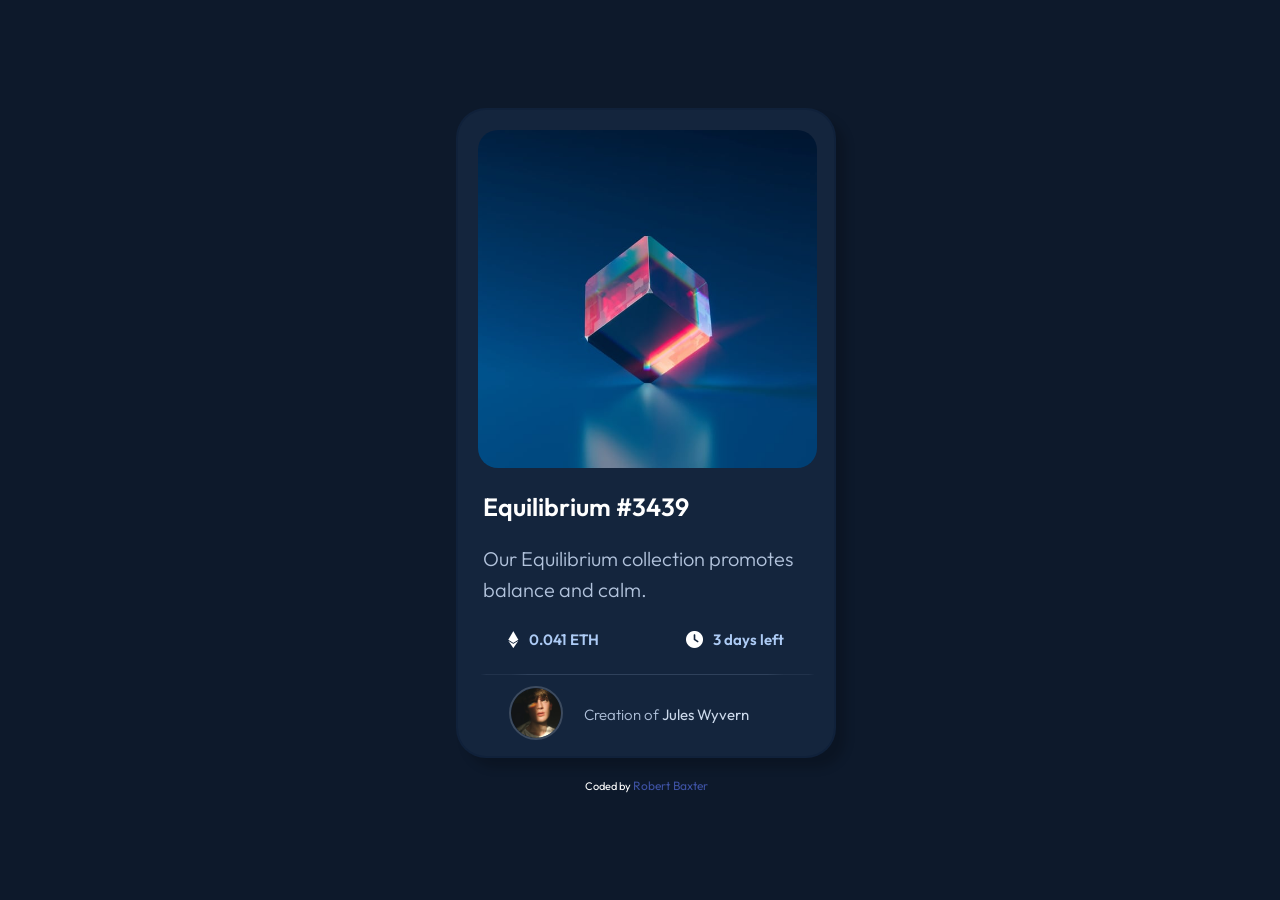
<file: index.html>
<!DOCTYPE html>
<html lang="en">
<head>
  <meta charset="UTF-8">
  <meta name="viewport" content="width=device-width, initial-scale=1.0"> 
  <link rel="icon" type="image/png" sizes="32x32" href="./images/favicon-32x32.png">
  <link rel="stylesheet" href="style.css">
  <link rel="stylesheet" href="https://cdnjs.cloudflare.com/ajax/libs/font-awesome/6.0.0-beta3/css/all.min.css">
  <link rel="stylesheet" href="https://cdnjs.cloudflare.com/ajax/libs/font-awesome/6.0.0-beta3/css/all.min.css">
  <title>NFT preview card component</title>

</head>
<body>
  <div class="container">
    <section class="main">
      <!--Start Card Section-->
      <div class="card">
        <img class="card-img" src="images/image-equilibrium.jpg">
        <h1 class="card-heading">Equilibrium #3439</h1>
        <p class="card-desc">Our Equilibrium collection promotes balance and calm.</p>
        <div class="row">
          <p class="price"><i src="images/icon-ethereum.svg" class="fab fa-ethereum"></i>0.041 ETH</p>
          <p class="time"><i class="fas fa-clock"></i>3 days left</p>
        </div>
        <div class="line"></div>
        <div class="card-author">
          <a href=""><img src="images/image-avatar.png" class="avatar"></a>
          <span class="author">Creation of <span id="name"><a href="">Jules Wyvern</a></span></span>
        </div>
      </div>
      <!--End card section-->
      <div class="attribution"> 
        Coded by <a href="#">Robert Baxter</a>
      </div>
    </section>
  </div>
</body>
</html>
</file>
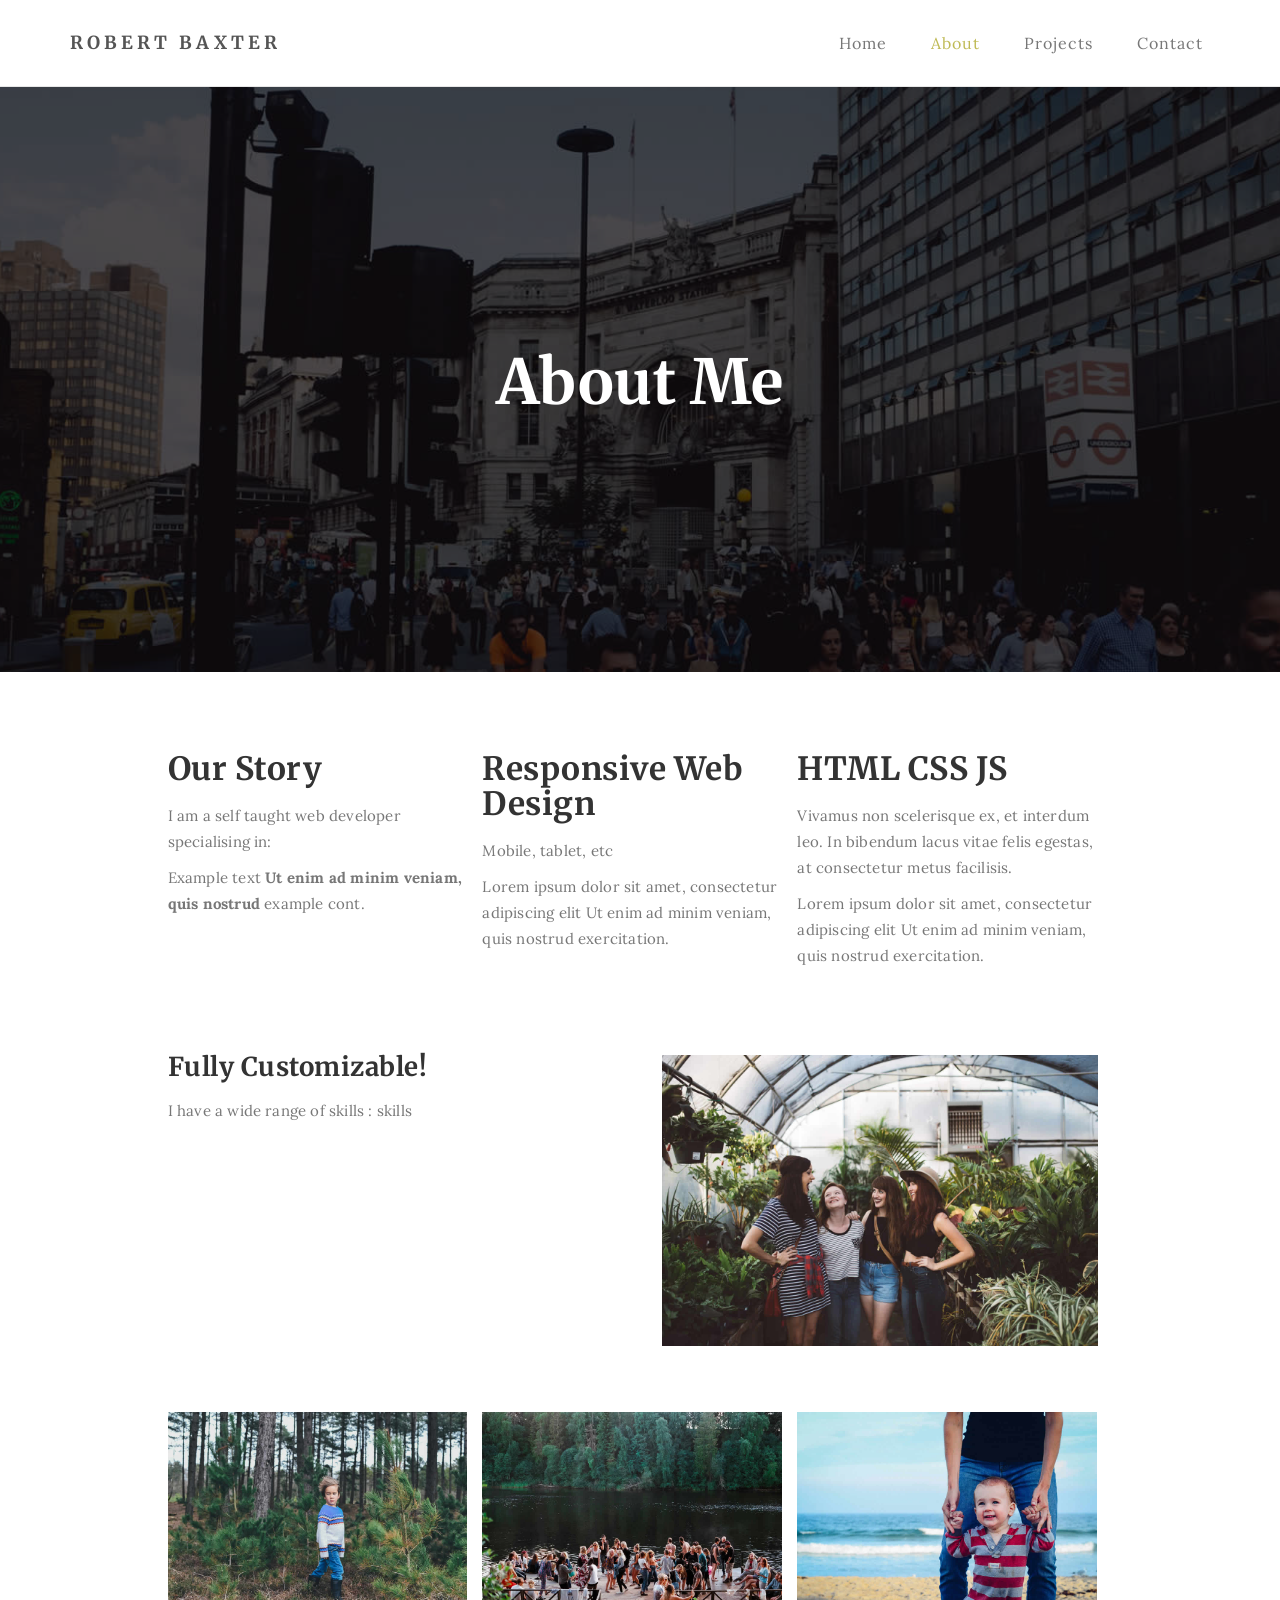
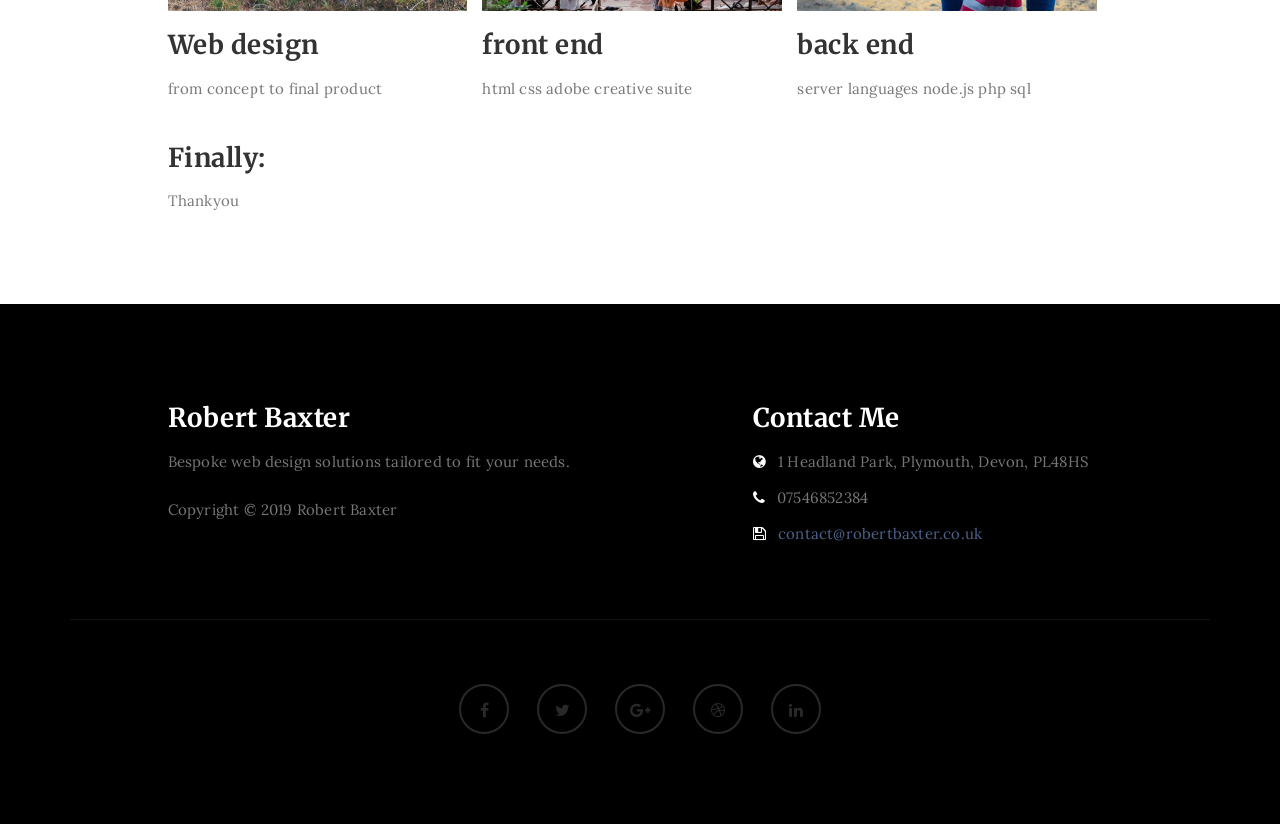
<file: about.html>
<!DOCTYPE html>
<html lang="en">
<head>

<meta charset="UTF-8">
<meta http-equiv="X-UA-Compatible" content="IE=Edge">
<meta name="description" content="">
<meta name="keywords" content="">
<meta name="author" content="">
<meta name="viewport" content="width=device-width, initial-scale=1, maximum-scale=1">

<title>Robert Baxter | About </title>

<link rel="stylesheet" href="css/bootstrap.min.css">
<link rel="stylesheet" href="css/font-awesome.min.css">

<!-- Main css -->
<link rel="stylesheet" href="css/style.css">
<link href="https://fonts.googleapis.com/css?family=Lora|Merriweather:300,400" rel="stylesheet">
<link rel="icon" 
      type="image/png" 
      href="images/favicon-16x16.png">

</head>
<body>

<!-- PRE LOADER -->

<div class="preloader">
     <div class="sk-spinner sk-spinner-wordpress">
          <span class="sk-inner-circle"></span>
     </div>
</div>

<!-- Navigation section  -->

<div class="navbar navbar-default navbar-static-top" role="navigation">
     <div class="container">

          <div class="navbar-header">
               <button class="navbar-toggle" data-toggle="collapse" data-target=".navbar-collapse">
                    <span class="icon icon-bar"></span>
                    <span class="icon icon-bar"></span>
                    <span class="icon icon-bar"></span>
               </button>
               <a href="index.html" class="navbar-brand">Robert Baxter</a>
          </div>
          <div class="collapse navbar-collapse">
               <ul class="nav navbar-nav navbar-right">
                    <li><a href="index.html">Home</a></li>
                    <li class="active"><a href="about.html">About</a></li>
                    <li><a href="projects.html">Projects</a></li>
                    <li><a href="contact.html">Contact</a></li>
               </ul>
          </div>

  </div>
</div>

<!-- Home Section -->

<section id="home" class="main-about parallax-section">
     <div class="overlay"></div>
     <div class="container">
          <div class="row">

               <div class="col-md-12 col-sm-12">
                    <h1>About Me</h1>
               </div>

          </div>
     </div>
</section>

<!-- About Section -->

<section id="about">
     <div class="container">
          <div class="row">

               <div class="col-md-offset-1 col-md-10 col-sm-12">
                    <div class="col-md-4 col-sm-4">
                         <h2>Our Story</h2>
                         <p>I am a self taught web developer specialising in:</p>
                         <p>Example text <strong>Ut enim ad minim veniam, quis nostrud</strong> example cont.</p>
                    </div>

                    <div class="col-md-4 col-sm-4">
                         <h2>Responsive Web Design</h2>
                         <p>Mobile, tablet, etc</p>
                         <p>Lorem ipsum dolor sit amet, consectetur adipiscing elit Ut enim ad minim veniam, quis nostrud exercitation.</p>
                    </div>

                    <div class="col-md-4 col-sm-4">
                         <h2>HTML CSS JS</h2>
                         <p>Vivamus non scelerisque ex, et interdum leo. In bibendum lacus vitae felis egestas, at consectetur metus facilisis.</p>
                         <p>Lorem ipsum dolor sit amet, consectetur adipiscing elit Ut enim ad minim veniam, quis nostrud exercitation.</p>
                    </div>

                    <div class="col-md-6 col-sm-6">
                         <h3>Fully Customizable!</h3>
                         <p>I have a wide range of skills : skills</p>
                    </div>

                    <div class="col-md-6 col-sm-6">
                         <img src="images/about-image.jpg" class="img-responsive" alt="About Image">
                    </div>

                    <div class="clearfix"></div>

                    <div class="col-md-4 col-sm-4">
                         <img src="images/about-image1.jpg" class="img-responsive" alt="Blog Image">
                         <h3>Web design</h3>
                         <p>from concept to final product</p>
                    </div>

                    <div class="col-md-4 col-sm-4">
                         <img src="images/about-image2.jpg" class="img-responsive" alt="Blog Image">
                         <h3>front end</h3>
                         <p>html css adobe creative suite</p>
                    </div>

                    <div class="col-md-4 col-sm-4">
                         <img src="images/about-image3.jpg" class="img-responsive" alt="Blog Image">
                         <h3>back end</h3>
                         <p>server languages node.js php sql</p>
                    </div>
					
                    <h3>Finally:</h3>
                    <p>Thankyou</p>

          </div>
     </div>
</section>

<!-- Footer Section -->

<footer>
     <div class="container">
          <div class="row">

               <div class="col-md-5 col-md-offset-1 col-sm-6">
                    <h3>Robert Baxter</h3>
                    <p>Bespoke web design solutions tailored to fit your needs.</p>
                    <div class="footer-copyright">
                         <p>Copyright &copy; 2019 Robert Baxter</p>
                    </div>
               </div>

               <div class="col-md-4 col-md-offset-1 col-sm-6">
                    <h3>Contact Me</h3>
                    <p><i class="fa fa-globe"></i> 1 Headland Park, Plymouth, Devon, PL48HS</p>
                    <p><i class="fa fa-phone"></i> 07546852384</p>
                    <p><i class="fa fa-save"></i> <a href="mailto:contact@robertbaxter.co.uk">contact@robertbaxter.co.uk</a></p>
               </div>

               <div class="clearfix col-md-12 col-sm-12">
                    <hr>
               </div>

               <div class="col-md-12 col-sm-12">
                    <ul class="social-icon">
                         <li><a href="#" class="fa fa-facebook"></a></li>
                         <li><a href="#" class="fa fa-twitter"></a></li>
                         <li><a href="#" class="fa fa-google-plus"></a></li>
                         <li><a href="#" class="fa fa-dribbble"></a></li>
                         <li><a href="#" class="fa fa-linkedin"></a></li>
                    </ul>
               </div>
               
          </div>
     </div>
</footer>

<!-- Back top -->
<a href="#back-top" class="go-top"><i class="fa fa-angle-up"></i></a>

<!-- SCRIPTS -->

<script src="js/jquery.js"></script>
<script src="js/bootstrap.min.js"></script>
<script src="js/jquery.parallax.js"></script>
<script src="js/custom.js"></script>

</body>
</html>
</file>
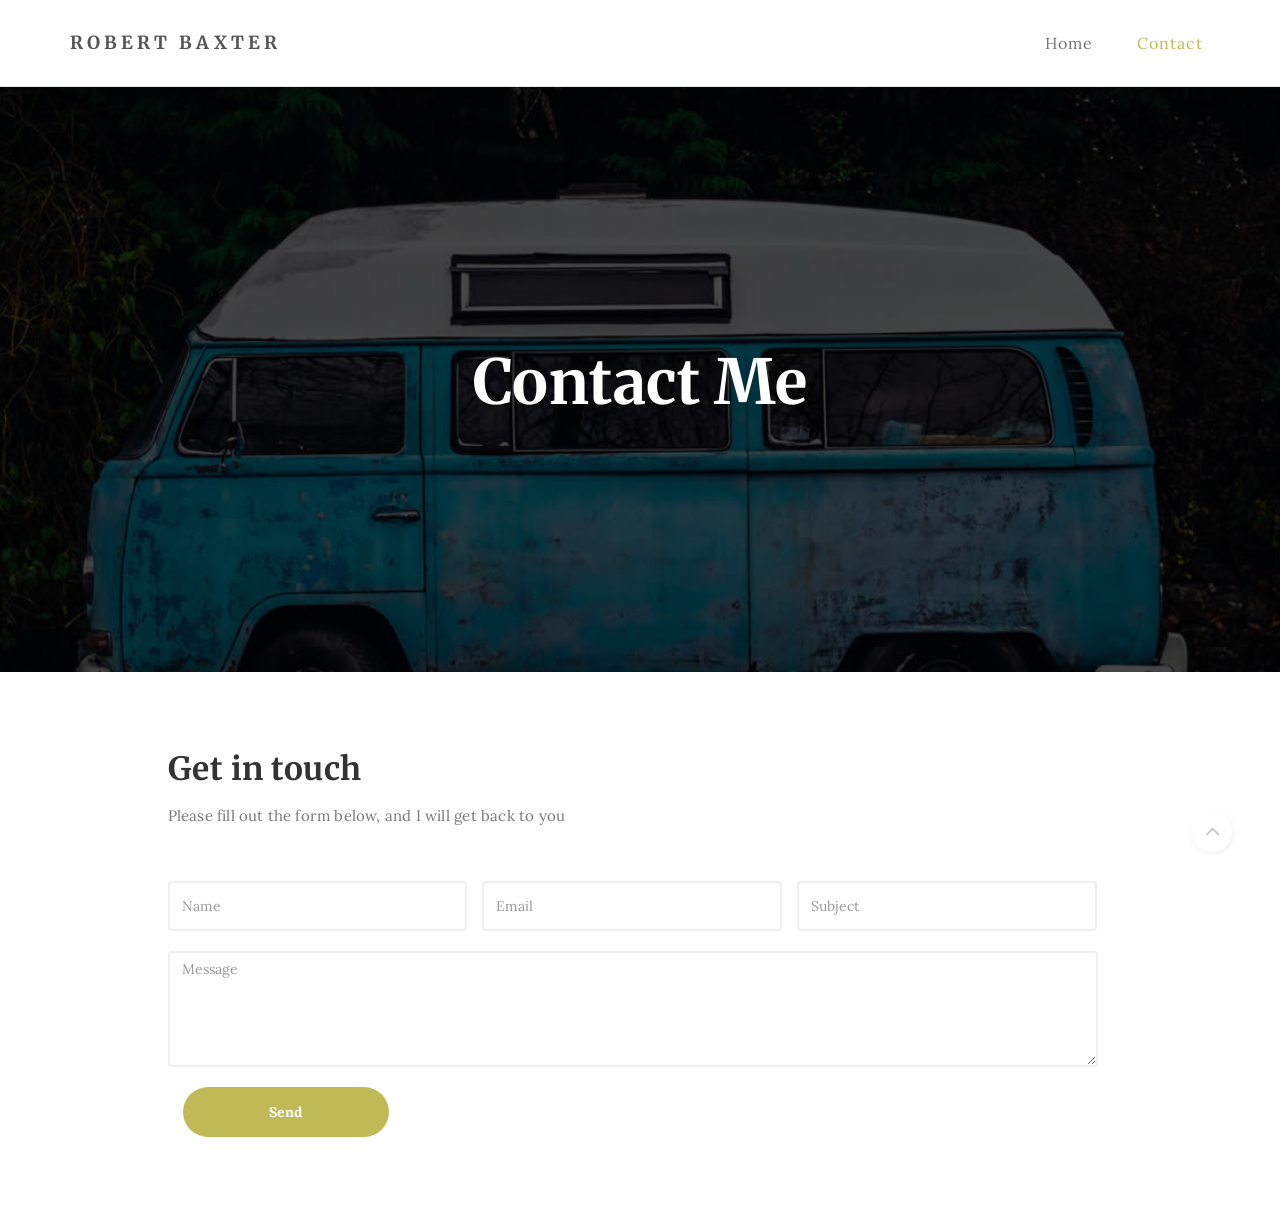
<file: contact.html>
<!DOCTYPE html>
<html lang="en">
<head>

<meta charset="UTF-8">
<meta http-equiv="X-UA-Compatible" content="IE=Edge">
<meta name="description" content="">
<meta name="keywords" content="">
<meta name="author" content="">
<meta name="viewport" content="width=device-width, initial-scale=1, maximum-scale=1">

<title>Robert Baxter - Contact</title>

<link rel="stylesheet" href="css/bootstrap.min.css">
<link rel="stylesheet" href="css/font-awesome.min.css">

<!-- Main css -->
<link rel="stylesheet" href="css/style.css">
<link href="https://fonts.googleapis.com/css?family=Lora|Merriweather:300,400" rel="stylesheet">

</head>
<body>

<!-- PRE LOADER -->

<div class="preloader">
     <div class="sk-spinner sk-spinner-wordpress">
          <span class="sk-inner-circle"></span>
     </div>
</div>

<!-- Navigation section  -->

<div class="navbar navbar-default navbar-static-top" role="navigation">
     <div class="container">

          <div class="navbar-header">
               <button class="navbar-toggle" data-toggle="collapse" data-target=".navbar-collapse">
                    <span class="icon icon-bar"></span>
                    <span class="icon icon-bar"></span>
                    <span class="icon icon-bar"></span>
               </button>
               <a href="index.html" class="navbar-brand">Robert Baxter</a>
          </div>
          <div class="collapse navbar-collapse">
               <ul class="nav navbar-nav navbar-right">
                    <li><a href="index.html">Home</a></li>
                    
                    <li class="active"><a href="contact.html">Contact</a></li>
               </ul>
          </div>

  </div>
</div>

<!-- Home Section -->

<section id="home" class="main-contact parallax-section">
     <div class="overlay"></div>
     <div class="container">
          <div class="row">

               <div class="col-md-12 col-sm-12">
                    <h1>Contact Me</h1>
               </div>

          </div>
     </div>
</section>

<!-- Contact Section -->

<section id="contact">
     <div class="container">
          <div class="row">

               <div class="col-md-offset-1 col-md-10 col-sm-12">
                    <h2>Get in touch</h2>
                    <p>Please fill out the form below, and I will get back to you</p>

                    <form action="#" method="post">
                         <div class="col-md-4 col-sm-4">
                              <input name="name" type="text" class="form-control" id="name" placeholder="Name">
                         </div>
                         <div class="col-md-4 col-sm-4">
                              <input name="email" type="email" class="form-control" id="email" placeholder="Email">
                      	 </div>
                         <div class="col-md-4 col-sm-4">
                              <input name="subject" type="text" class="form-control" id="subject" placeholder="Subject">
                      	 </div>
                         <div class="col-md-12 col-sm-12">
                              <textarea name="message" rows="5" class="form-control" id="message" placeholder="Message"></textarea>
                         </div>
                         <div class="col-md-3 col-sm-6">
                              <input name="submit" type="submit" class="form-control" id="submit" value="Send">
                         </div>
                    </form>
               </div>

          </div>
     </div>
</section>

<!-- Footer Section -->



<!-- Back top -->
<a href="#back-top" class="go-top"><i class="fa fa-angle-up"></i></a>

<!-- SCRIPTS -->

<script src="js/jquery.js"></script>
<script src="js/bootstrap.min.js"></script>
<script src="js/jquery.parallax.js"></script>
<script src="js/custom.js"></script>

</body>
</html>
</file>
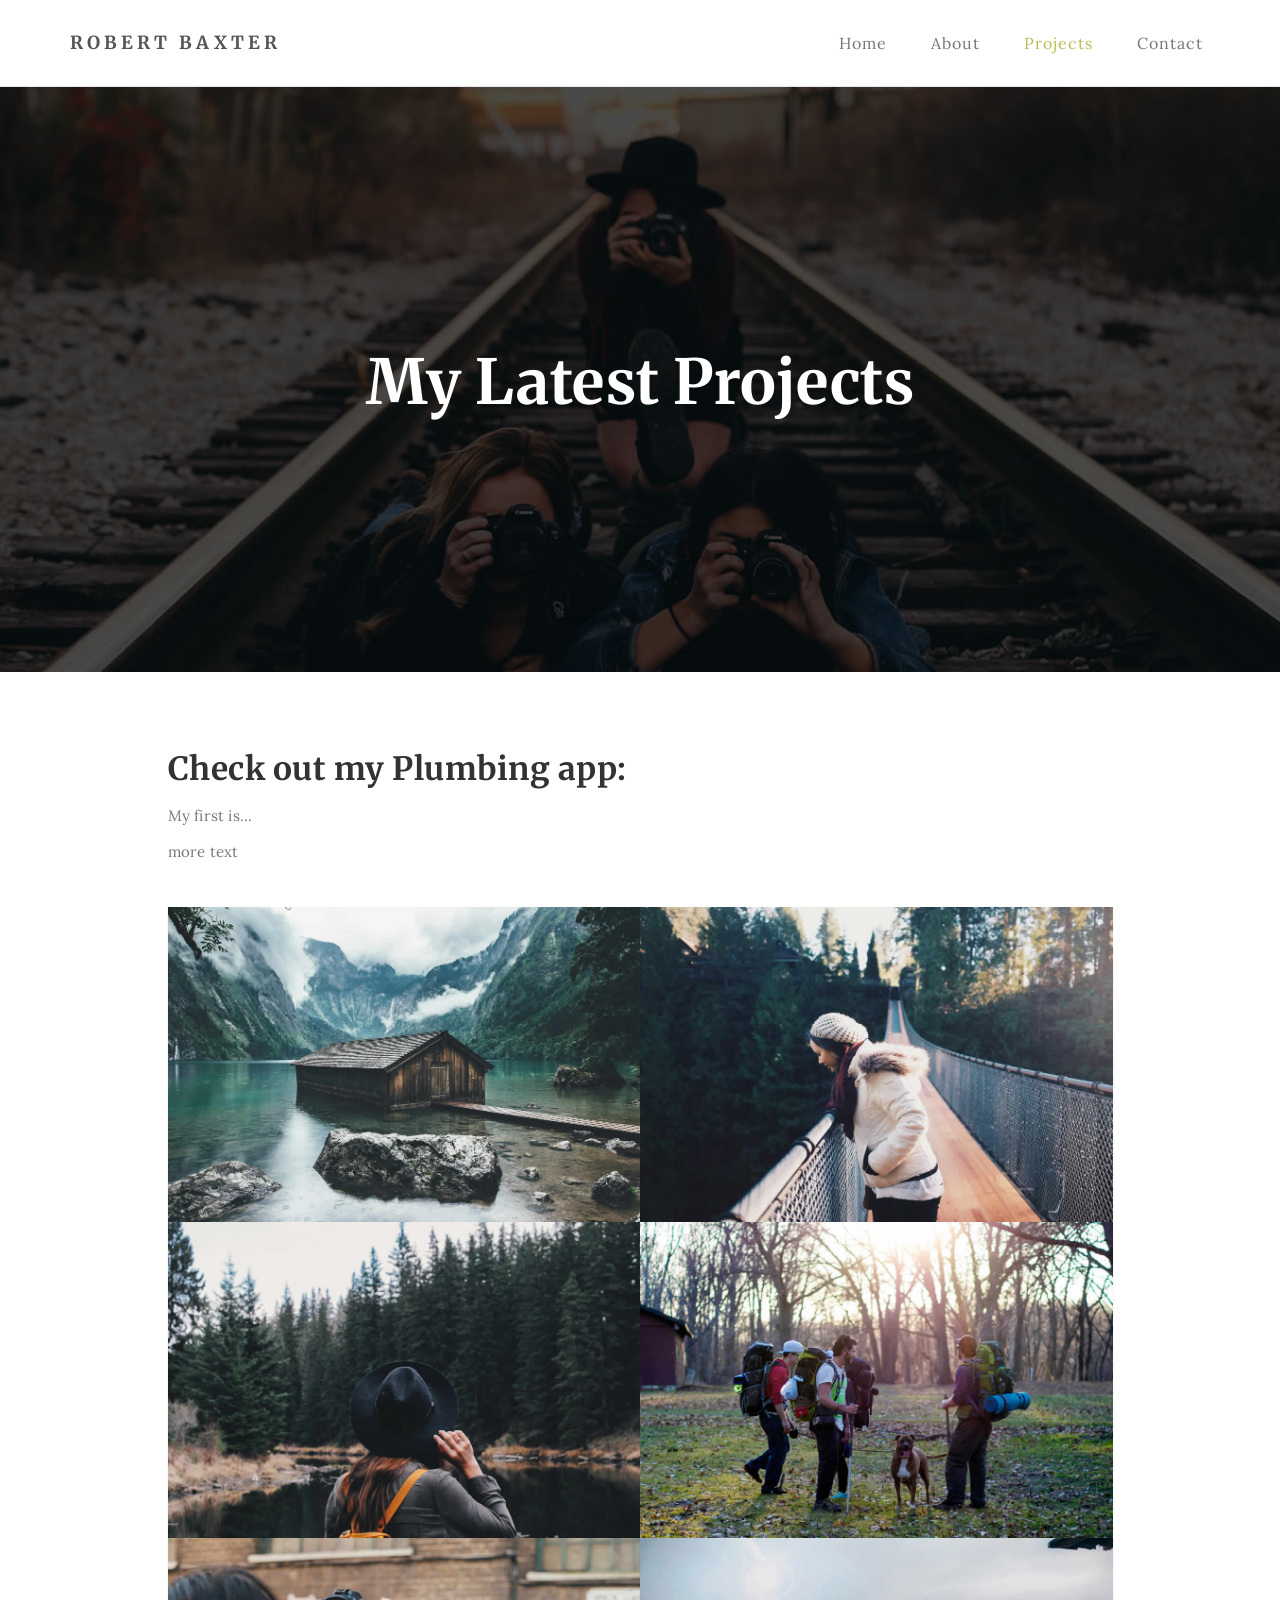
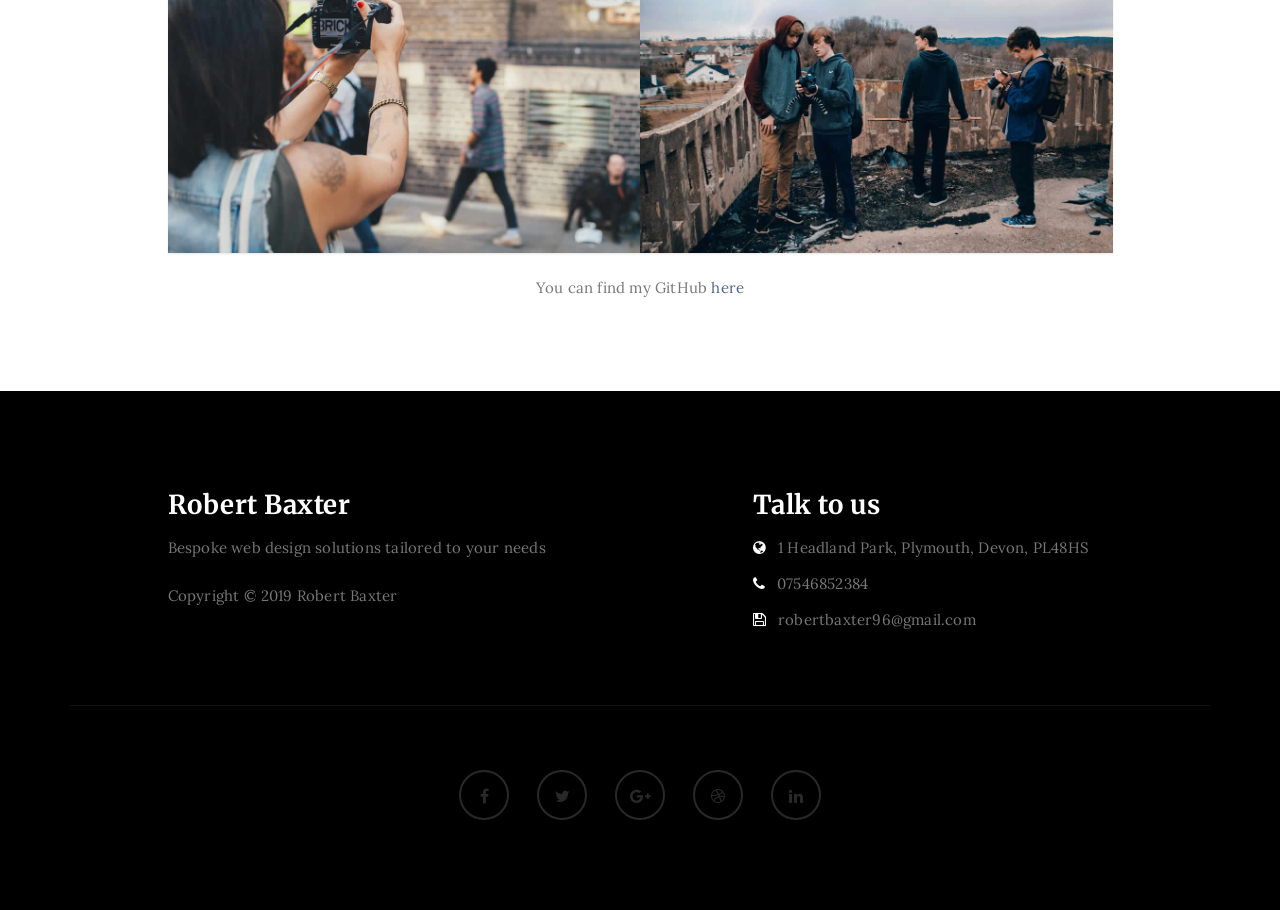
<file: gallery.html>
<!DOCTYPE html>
<html lang="en">
<head>

<meta charset="UTF-8">
<meta http-equiv="X-UA-Compatible" content="IE=Edge">
<meta name="description" content="">
<meta name="keywords" content="">
<meta name="author" content="">
<meta name="viewport" content="width=device-width, initial-scale=1, maximum-scale=1">

<title>Robert Baxter | Projects</title>

<link rel="stylesheet" href="css/bootstrap.min.css">
<link rel="stylesheet" href="css/font-awesome.min.css">
<link rel="stylesheet" href="css/magnific-popup.css">

<!-- Main css -->
<link rel="stylesheet" href="css/style.css">
<link href="https://fonts.googleapis.com/css?family=Lora|Merriweather:300,400" rel="stylesheet">

</head>
<body>

<!-- PRE LOADER -->

<div class="preloader">
     <div class="sk-spinner sk-spinner-wordpress">
          <span class="sk-inner-circle"></span>
     </div>
</div>

<!-- Navigation section  -->

<div class="navbar navbar-default navbar-static-top" role="navigation">
     <div class="container">

          <div class="navbar-header">
               <button class="navbar-toggle" data-toggle="collapse" data-target=".navbar-collapse">
                    <span class="icon icon-bar"></span>
                    <span class="icon icon-bar"></span>
                    <span class="icon icon-bar"></span>
               </button>
               <a href="index.html" class="navbar-brand">Robert Baxter</a>
          </div>
          <div class="collapse navbar-collapse">
               <ul class="nav navbar-nav navbar-right">
                    <li><a href="index.html">Home</a></li>
                    <li><a href="about.html">About</a></li>
                    <li class="active"><a href="gallery.html">Projects</a></li>
                    <li><a href="contact.html">Contact</a></li>
               </ul>
          </div>

  </div>
</div>

<!-- Home Section -->

<section id="home" class="main-gallery parallax-section">
     <div class="overlay"></div>
     <div class="container">
          <div class="row">

               <div class="col-md-12 col-sm-12">
                    <h1>My Latest Projects</h1>
               </div>

          </div>
     </div>
</section>

<!-- Gallery Section -->

<section id="gallery">
     <div class="container">
          <div class="row">

               <div class="col-md-offset-1 col-md-10 col-sm-12">
                    <h2>Check out my Plumbing app:</h2>
                    <p>My first is...</p>
                    <p>more text</p>
                    <span></span>
                    <div class="col-md-6 col-sm-6">
                         <div class="gallery-thumb">
                              <a href="images/gallery-image1.jpg" class="image-popup">
                                   <img src="images/gallery-image1.jpg" class="img-responsive" alt="Gallery Image">
                              </a>
                         </div>
                    </div>

                    <div class="col-md-6 col-sm-6">
                         <div class="gallery-thumb">
                              <a href="images/gallery-image2.jpg" class="image-popup">
                                   <img src="images/gallery-image2.jpg" class="img-responsive" alt="Gallery Image">
                              </a>
                         </div>
                    </div>

                    <div class="col-md-6 col-sm-6">
                         <div class="gallery-thumb">
                              <a href="images/gallery-image3.jpg" class="image-popup">
                                   <img src="images/gallery-image3.jpg" class="img-responsive" alt="Gallery Image">
                              </a>
                         </div>
                    </div>

                    <div class="col-md-6 col-sm-6">
                         <div class="gallery-thumb">
                              <a href="images/gallery-image4.jpg" class="image-popup">
                                   <img src="images/gallery-image4.jpg" class="img-responsive" alt="Gallery Image">
                              </a>
                         </div>
                    </div>

                    <div class="col-md-6 col-sm-6">
                         <div class="gallery-thumb">
                              <a href="images/gallery-image5.jpg" class="image-popup">
                                   <img src="images/gallery-image5.jpg" class="img-responsive" alt="Gallery Image">
                              </a>
                         </div>
                    </div>

                    <div class="col-md-6 col-sm-6">
                         <div class="gallery-thumb">
                              <a href="images/gallery-image6.jpg" class="image-popup">
                                   <img src="images/gallery-image6.jpg" class="img-responsive" alt="Gallery Image">
                              </a>
                         </div>
                    </div>

                    <div class="col-md-12 col-sm-12">
                         <p>You can find my GitHub <a href="">here</a></p>
                    </div>
               </div>

          </div>
     </div>
</section>

<!-- Footer Section -->

<footer>
     <div class="container">
          <div class="row">

               <div class="col-md-5 col-md-offset-1 col-sm-6">
                    <h3>Robert Baxter</h3>
                    <p>Bespoke web design solutions tailored to your needs</p>
                    <div class="footer-copyright">
                         <p>Copyright &copy; 2019 Robert Baxter</p>
                    </div>
               </div>

               <div class="col-md-4 col-md-offset-1 col-sm-6">
                    <h3>Talk to us</h3>
                    <p><i class="fa fa-globe"></i> 1 Headland Park, Plymouth, Devon, PL48HS</p>
                    <p><i class="fa fa-phone"></i> 07546852384</p>
                    <p><i class="fa fa-save"></i> robertbaxter96@gmail.com</p>
               </div>

               <div class="clearfix col-md-12 col-sm-12">
                    <hr>
               </div>

               <div class="col-md-12 col-sm-12">
                    <ul class="social-icon">
                         <li><a href="#" class="fa fa-facebook"></a></li>
                         <li><a href="#" class="fa fa-twitter"></a></li>
                         <li><a href="#" class="fa fa-google-plus"></a></li>
                         <li><a href="#" class="fa fa-dribbble"></a></li>
                         <li><a href="#" class="fa fa-linkedin"></a></li>
                    </ul>
               </div>
               
          </div>
     </div>
</footer>

<!-- Back top -->
<a href="#back-top" class="go-top"><i class="fa fa-angle-up"></i></a>

<!-- SCRIPTS -->

<script src="js/jquery.js"></script>
<script src="js/bootstrap.min.js"></script>
<script src="js/jquery.magnific-popup.min.js"></script>
<script src="js/magnific-popup-options.js"></script>
<script src="js/jquery.parallax.js"></script>
<script src="js/custom.js"></script>

</body>
</html>
</file>
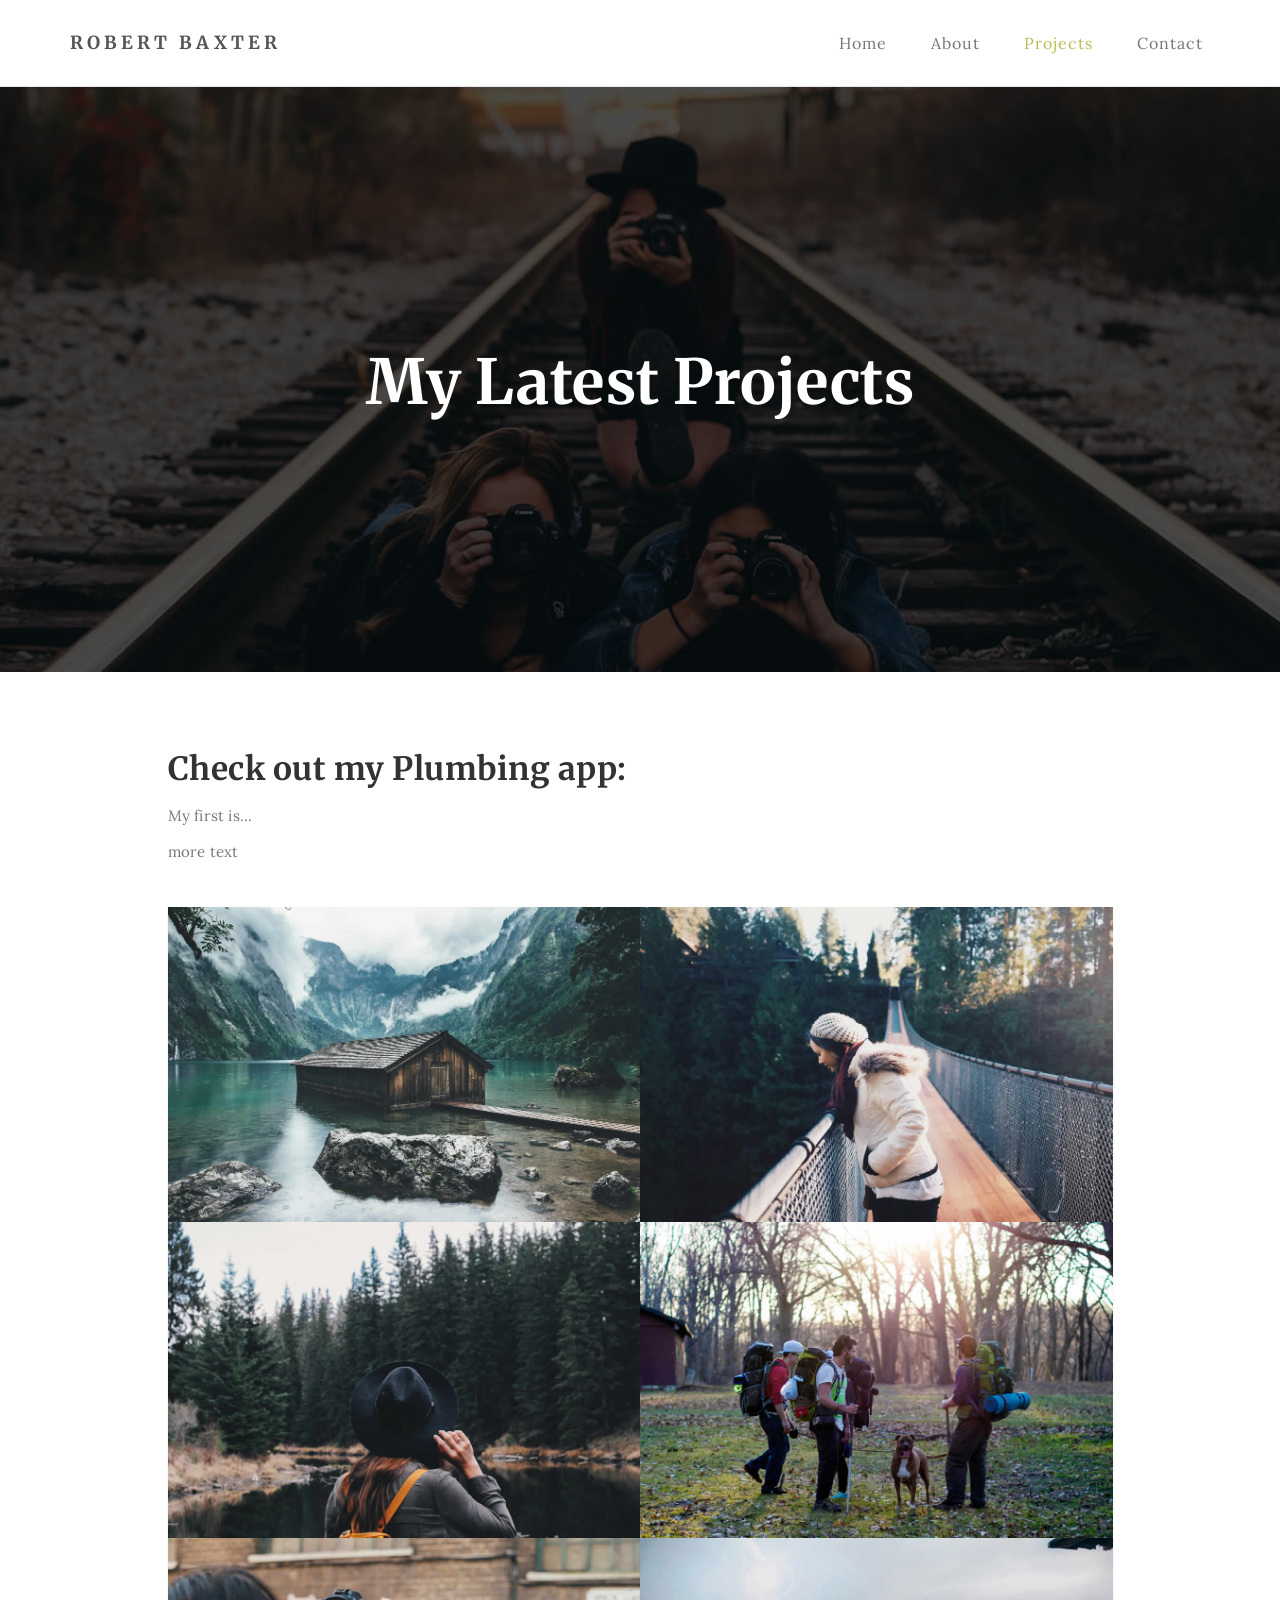
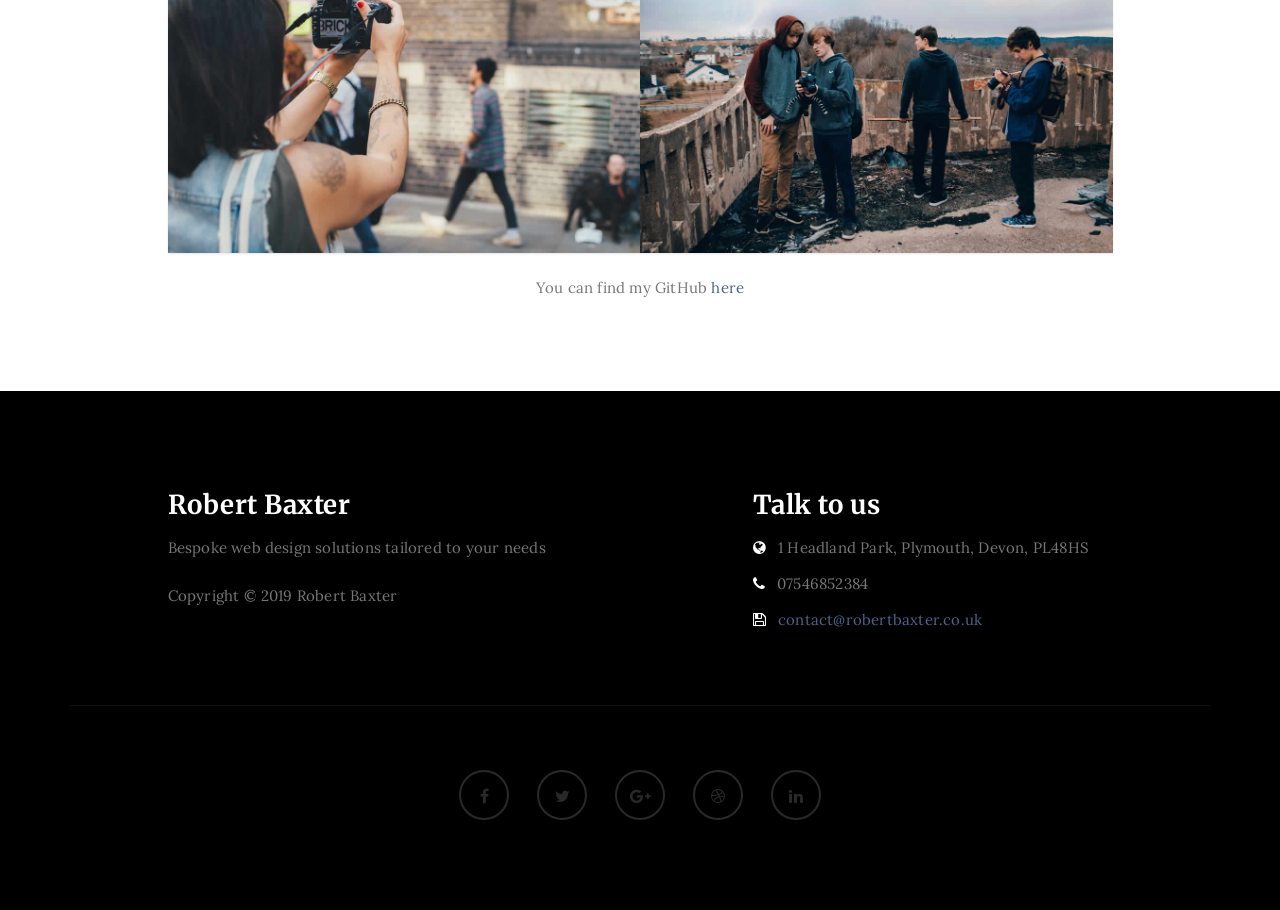
<file: projects.html>
<!DOCTYPE html>
<html lang="en">
<head>

<meta charset="UTF-8">
<meta http-equiv="X-UA-Compatible" content="IE=Edge">
<meta name="description" content="">
<meta name="keywords" content="">
<meta name="author" content="">
<meta name="viewport" content="width=device-width, initial-scale=1, maximum-scale=1">

<title>Robert Baxter | Projects</title>

<link rel="stylesheet" href="css/bootstrap.min.css">
<link rel="stylesheet" href="css/font-awesome.min.css">
<link rel="stylesheet" href="css/magnific-popup.css">

<!-- Main css -->
<link rel="stylesheet" href="css/style.css">
<link href="https://fonts.googleapis.com/css?family=Lora|Merriweather:300,400" rel="stylesheet">
<link rel="icon" 
      type="image/png" 
      href="images/favicon-16x16.png">

</head>
<body>

<!-- PRE LOADER -->

<div class="preloader">
     <div class="sk-spinner sk-spinner-wordpress">
          <span class="sk-inner-circle"></span>
     </div>
</div>

<!-- Navigation section  -->

<div class="navbar navbar-default navbar-static-top" role="navigation">
     <div class="container">

          <div class="navbar-header">
               <button class="navbar-toggle" data-toggle="collapse" data-target=".navbar-collapse">
                    <span class="icon icon-bar"></span>
                    <span class="icon icon-bar"></span>
                    <span class="icon icon-bar"></span>
               </button>
               <a href="index.html" class="navbar-brand">Robert Baxter</a>
          </div>
          <div class="collapse navbar-collapse">
               <ul class="nav navbar-nav navbar-right">
                    <li><a href="index.html">Home</a></li>
                    <li><a href="about.html">About</a></li>
                    <li class="active"><a href="projects.html">Projects</a></li>
                    <li><a href="contact.html">Contact</a></li>
               </ul>
          </div>

  </div>
</div>

<!-- Home Section -->

<section id="home" class="main-gallery parallax-section">
     <div class="overlay"></div>
     <div class="container">
          <div class="row">

               <div class="col-md-12 col-sm-12">
                    <h1>My Latest Projects</h1>
               </div>

          </div>
     </div>
</section>

<!-- Gallery Section -->

<section id="gallery">
     <div class="container">
          <div class="row">

               <div class="col-md-offset-1 col-md-10 col-sm-12">
                    <h2>Check out my Plumbing app:</h2>
                    <p>My first is...</p>
                    <p>more text</p>
                    <span></span>
                    <div class="col-md-6 col-sm-6">
                         <div class="gallery-thumb">
                              <a href="images/gallery-image1.jpg" class="image-popup">
                                   <img src="images/gallery-image1.jpg" class="img-responsive" alt="Gallery Image">
                              </a>
                         </div>
                    </div>

                    <div class="col-md-6 col-sm-6">
                         <div class="gallery-thumb">
                              <a href="images/gallery-image2.jpg" class="image-popup">
                                   <img src="images/gallery-image2.jpg" class="img-responsive" alt="Gallery Image">
                              </a>
                         </div>
                    </div>

                    <div class="col-md-6 col-sm-6">
                         <div class="gallery-thumb">
                              <a href="images/gallery-image3.jpg" class="image-popup">
                                   <img src="images/gallery-image3.jpg" class="img-responsive" alt="Gallery Image">
                              </a>
                         </div>
                    </div>

                    <div class="col-md-6 col-sm-6">
                         <div class="gallery-thumb">
                              <a href="images/gallery-image4.jpg" class="image-popup">
                                   <img src="images/gallery-image4.jpg" class="img-responsive" alt="Gallery Image">
                              </a>
                         </div>
                    </div>

                    <div class="col-md-6 col-sm-6">
                         <div class="gallery-thumb">
                              <a href="images/gallery-image5.jpg" class="image-popup">
                                   <img src="images/gallery-image5.jpg" class="img-responsive" alt="Gallery Image">
                              </a>
                         </div>
                    </div>

                    <div class="col-md-6 col-sm-6">
                         <div class="gallery-thumb">
                              <a href="images/gallery-image6.jpg" class="image-popup">
                                   <img src="images/gallery-image6.jpg" class="img-responsive" alt="Gallery Image">
                              </a>
                         </div>
                    </div>

                    <div class="col-md-12 col-sm-12">
                         <p>You can find my GitHub <a href="">here</a></p>
                    </div>
               </div>

          </div>
     </div>
</section>

<!-- Footer Section -->

<footer>
     <div class="container">
          <div class="row">

               <div class="col-md-5 col-md-offset-1 col-sm-6">
                    <h3>Robert Baxter</h3>
                    <p>Bespoke web design solutions tailored to your needs</p>
                    <div class="footer-copyright">
                         <p>Copyright &copy; 2019 Robert Baxter</p>
                    </div>
               </div>

               <div class="col-md-4 col-md-offset-1 col-sm-6">
                    <h3>Talk to us</h3>
                    <p><i class="fa fa-globe"></i> 1 Headland Park, Plymouth, Devon, PL48HS</p>
                    <p><i class="fa fa-phone"></i> 07546852384</p>
                    <p><i class="fa fa-save"></i> <a href="mailto:contact@robertbaxter.co.uk">contact@robertbaxter.co.uk</a></p>
               </div>

               <div class="clearfix col-md-12 col-sm-12">
                    <hr>
               </div>

               <div class="col-md-12 col-sm-12">
                    <ul class="social-icon">
                         <li><a href="#" class="fa fa-facebook"></a></li>
                         <li><a href="#" class="fa fa-twitter"></a></li>
                         <li><a href="#" class="fa fa-google-plus"></a></li>
                         <li><a href="#" class="fa fa-dribbble"></a></li>
                         <li><a href="#" class="fa fa-linkedin"></a></li>
                    </ul>
               </div>
               
          </div>
     </div>
</footer>

<!-- Back top -->
<a href="#back-top" class="go-top"><i class="fa fa-angle-up"></i></a>

<!-- SCRIPTS -->

<script src="js/jquery.js"></script>
<script src="js/bootstrap.min.js"></script>
<script src="js/jquery.magnific-popup.min.js"></script>
<script src="js/magnific-popup-options.js"></script>
<script src="js/jquery.parallax.js"></script>
<script src="js/custom.js"></script>

</body>
</html>
</file>
<file: style.css>
@import url('https://fonts.googleapis.com/css2?family=Abril+Fatface&family=Montserrat:wght@300;400;500;600;700;800&family=Outfit:wght@300;400;600&display=swap');

/*Common Styles*/
* {
    margin: 0;
    padding: 0;
    box-sizing: border-box;
    text-decoration: none;
    outline: none;
    font-family: 'Outfit', sans-serif;
    font-weight: 400;
    user-select: none;
}

html {
    font-size: 62.5%;
}

a {
    color: hsl(215, 44%, 86%);
}
/* End Common Styles*/

.main {
    width: 101vw;
    height: 100vh;
    background-color: hsl(217, 54%, 11%);
    display: flex;
    flex-direction: column;
    align-items: center;
    justify-content: center;
}

.card {
    width: 38rem;
    height: 65rem;
    background-color: hsl(216, 50%, 16%);
    text-align: start;
    color: white;
    border-radius: 3rem;
    box-shadow: 1rem 1rem 1rem rgba(0, 0, 0, 0.178);
    border: 2px solid hsla(218, 82%, 11%, 0.246);;
}

.card-img {
    width: 90%;
    margin: 2rem;
    border-radius: 2rem;
}

.card-heading {
    font-size: 2.5rem;
    font-weight: 600;
    margin-left: 2.5rem;
    margin-bottom: 2rem;
}

.card-desc {
    margin-left: 2.5rem;
    font-size: 2rem;
    font-weight: 300;
    line-height: 3.1rem;
    color: hsl(216, 38%, 78%);
}

.row {
    margin: 2.5rem 5rem;
    display: flex;
    justify-content: space-between;
    font-size: 1.5rem;
    align-items: center;
}

.price,.time {
    display: flex;
    font-weight: 600;
    justify-content: center;
    align-items: center;
    color: hsl(215, 78%, 82%);
}
.line {
    position: relative;
    background-color: hsl(215, 32%, 27%);
    width: 90%;
    left: 2rem;
    height: .15rem;
    border-radius: 50%;
}

#name {
    font-weight: 600;
}



.card-author {
    display: flex;
    justify-content: start;
    align-items: center;
    text-align: center;
    padding: 0rem;
    margin-top: 1.1rem;
}

.avatar {
    width: 37%;
    margin-left: 1rem;
    border: 2px solid rgba(255, 255, 255, 0.171);
    border-radius: 50%;
}

.author {
    margin-left: -2rem;
    font-size: 1.5rem;
    font-weight: 300;
    color: hsl(216, 38%, 78%);
}

i {
    margin-right: 1rem;
    font-size: 1.7rem;
    color: white;
}

.attribution {
    margin-top: 2rem;
    font-size: 11px;
    text-align: center;
    color: white;
}
.attribution a {
    color: hsl(228, 45%, 44%);
    font-size: 12px;
}

/* Media Queries */

@media only screen and (max-width: 600px) {

    
    .card {
    width: 32rem;
    height: 58rem;
    border-radius: 2rem;
    }

    .avatar {
        width: 40%;
        margin-left: 0rem;
        border: 2px solid rgba(255, 255, 255, 0.171);
        border-radius: 50%;
        
    }
    .card-img {
        width: 95.5%;
        margin: 1rem;
        padding: 1rem;
    }

    .card-heading {
        font-size: 1.8rem;
        font-weight: 600;
        margin-left: 2.5rem;
        margin-bottom: 1rem;
    }
    .card-desc {
        margin-left: 2.5rem;
        margin-top: 2rem;
        margin-bottom: 0rem;
        font-size: 1.8rem;
        font-weight: 300;
        line-height: 3.1rem;
        color: hsl(216, 38%, 78%);
    }

    .row {
        margin-top: 2rem;
        display: flex;
        justify-content: space-between;
        font-size: 1.5rem;
        align-items: center;
    }
}

@media only screen and (max-width: 338px) {
    .card {
        width: 25rem;
        height: 48rem;
        border-radius: 2rem;
    }
    .card-heading {
        font-size: 1.5rem;
        font-weight: 500;
        margin-left: 2.5rem;
        margin-bottom: 1rem;
    }

    .card-img {
        width: 92.5%;
        margin: 1rem;
        padding: .5rem;
    }

    .card-desc {
        margin-left: 2.5rem;
        margin-top: .25rem;
        margin-bottom: 0rem;
        font-size: 1.5rem;
        font-weight: 300;
        line-height: 3.1rem;
        color: hsl(216, 38%, 78%);
    }
    .row {
        margin-top: 3rem;
        display: flex;
        justify-content: space-between;
        font-size: 1rem;
        align-items: center;
        width: 70%;
        margin-left: 3.5rem;
    }
    .avatar {
        width: 32%;
        margin-left: -2rem;
        border: 2px solid rgba(255, 255, 255, 0.171);
        border-radius: 50%;
        
    }
    .author{
        font-size: 1.1rem;

    }

    .author {
        margin-left: -3rem;
        font-size: 1.1rem;
        font-weight: 300;
        color: hsl(216, 38%, 78%);
    }
}
</file>
<file: css/style.css>
body {
		background: #ffffff;
    font-family: 'Lora', serif;
    font-style: normal;
		font-weight: 300;
    overflow-x: hidden;
}


/*---------------------------------------
    Typorgraphy              
-----------------------------------------*/

h1,h2,h3,h4,h5,h6 {
  font-family: 'Merriweather', serif;
  font-style: normal;
  font-weight: bold;
  letter-spacing: 0.5px;
}

h1 {
    font-size: 62px;
    padding-bottom: 14px;
    margin-bottom: 0px;
}

h2 {
  font-size: 32px;
}

h2,h3 {
  padding-bottom: 6px;
}

h3 {
  font-size: 26px;
}

h4 {
  color: #666;
  font-size: 12px;
  font-weight: normal;
  letter-spacing: 2px;
}

p {
    color: #777;
    font-size: 15px;
    font-weight: 300;
    line-height: 26px;
    letter-spacing: 0.2px;
}

.btn-success:focus {
  background-color: #000;
  border-color: transparent;
}


/*---------------------------------------
    General               
-----------------------------------------*/

html{
  -webkit-font-smoothing: antialiased;
}

a {
  color: #4d638c;
  -webkit-transition: 0.5s;
  -o-transition: 0.5s;
  transition: 0.5s;
  text-decoration: none !important;
}
a:hover, a:active, a:focus {
  color: #4d638c;
  outline: none;
}

* {
  -webkit-box-sizing: border-box;
  -moz-box-sizing: border-box;
  box-sizing: border-box;
}

*:before,
*:after {
  -webkit-box-sizing: border-box;
  -moz-box-sizing: border-box;
  box-sizing: border-box;
}

#about, 
#gallery,
#contact,
#blog, 
#blog-single-post {
  padding-top: 60px;
  padding-bottom: 80px;
}

.main-about,
.main-single-post,
.main-gallery,
.main-contact {
  height: 65vh;
}

.overlay {
  background: rgba(0,0,0,0.7 );
  width: 100%;
  height: 100vh;
  position: absolute;
  top: 0;
  left: 0;
  right: 0;
  bottom: 0;
}

.parallax-section {
  background-attachment: fixed !important;
  background-size: cover !important;
  overflow: hidden;
}


/*---------------------------------------
    Preloader section              
-----------------------------------------*/

.preloader {
  position: fixed;
  top: 0;
  left: 0;
  width: 100%;
  height: 100%;
  z-index: 99999;
  display: flex;
  flex-flow: row nowrap;
  justify-content: center;
  align-items: center;
  background: none repeat scroll 0 0 #ffffff;
}

.sk-spinner-wordpress.sk-spinner {
  background-color: #bfba55;
  width: 40px;
  height: 40px;
  border-radius: 40px;
  position: relative;
  -webkit-animation: sk-innerCircle 1s linear infinite;
  animation: sk-innerCircle 1s linear infinite; 
}

.sk-spinner-wordpress .sk-inner-circle {
  display: block;
  background-color: #ffffff;
  width: 16px;
  height: 16px;
  position: absolute;
  border-radius: 8px;
  top: 5px;
  left: 5px; 
}

@-webkit-keyframes sk-innerCircle {
  0% {
    -webkit-transform: rotate(0);
            transform: rotate(0); }

  100% {
    -webkit-transform: rotate(360deg);
            transform: rotate(360deg); } }

@keyframes sk-innerCircle {
  0% {
    -webkit-transform: rotate(0);
            transform: rotate(0); }

  100% {
    -webkit-transform: rotate(360deg);
            transform: rotate(360deg); } }



/*---------------------------------------
    Main Navigation             
-----------------------------------------*/

.navbar-default {
    background: #ffffff;
    margin: 0 !important;
    padding: 18px 0;
}

.navbar-default .navbar-brand {
  color: #555;
  font-family: 'Merriweather', serif;
  font-weight: bold;
  text-transform: uppercase;
  letter-spacing: 4px;
  margin: 0;
}

.navbar-default .navbar-nav li a {
    color: #777;
    font-size: 16px;
    letter-spacing: 1px;
    -webkit-transition: all 0.4s ease-in-out;
    transition: all 0.4s ease-in-out;
    padding-right: 22px;
    padding-left: 22px;
}

.navbar-default .navbar-nav > li a:hover {
    color: #bfba55 !important;
}

.navbar-default .navbar-nav > li > a:hover,
.navbar-default .navbar-nav > li > a:focus {
    color: #606066;
    background-color: transparent;
}

.navbar-default .navbar-nav li a:hover,
 .navbar-default .navbar-nav .active > a {
    color: #bfba55;
  }

.navbar-default .navbar-nav > .active > a,
.navbar-default .navbar-nav > .active > a:hover,
.navbar-default .navbar-nav > .active > a:focus {
    color: #bfba55;
    background-color: transparent;
}

.navbar-default .navbar-toggle {
     border: none;
     padding-top: 10px;
  }

.navbar-default .navbar-toggle .icon-bar {
    background: #bfba55;
    border-color: transparent;
  }

.navbar-default .navbar-toggle:hover,
.navbar-default .navbar-toggle:focus { 
  background-color: transparent;
}



/*---------------------------------------
    Home section              
-----------------------------------------*/

#home {
    background-size: cover;
    background-position: center center;
    color: #ffffff;
    display: -webkit-box;
    display: -webkit-flex;
     display: -ms-flexbox;
    display: flex;
    -webkit-box-align: center;
    -webkit-align-items: center;
    -ms-flex-align: center;
     align-items: center;
    position: relative;
    text-align: center;
}

.main-home {
  background: url('../images/home-bg.jpg') no-repeat;
  height: 100vh;
}

.main-about {
  background: url('../images/about-bg.jpg') no-repeat;
}

.main-single-post {
  background: url('../images/single-post-bg.jpg') no-repeat;
}

.main-gallery {
  background: url('../images/gallery-bg.jpg') no-repeat;
}

.main-contact {
  background: url('../images/contact-bg.jpg') no-repeat;
}

#particles-js {
  position: absolute;
  width: 100%;
  height: 100vh;
  top: 0;
  left: 0;
}

#home h4 {
  color: #bfba55;
}

#home .btn {
  background: #ffffff;
  border: 2px solid #ffffff;
  border-radius: 100px;
  color: #444;
  font-family: 'Merriweather', serif;
  font-size: 10px;
  font-weight: bold;
  letter-spacing: 2px;
  text-transform: uppercase;
  padding: 13px 22px;
  margin-top: 42px;
  transition: all 0.4s ease-in-out;
}

#home .btn:hover {
  background: transparent;
  border-color: #ffffff;
  color: #ffffff;
}



/*---------------------------------------
   About section              
-----------------------------------------*/

#about .col-md-6 {
  padding-top: 22px;
  padding-bottom: 32px;
}

#about .col-md-6 img {
  padding: 22px 0px 22px 22px;
}

#about .col-md-4 {
  padding-bottom: 32px;
}

#about .col-md-4 img {
  padding-top: 12px;
}



/*---------------------------------------
   Gallery section              
-----------------------------------------*/

#gallery span {
  display: block;
  padding-bottom: 32px;
}

#gallery .col-md-6 {
  padding-left: 0px;
  padding-right: 0px;
}

#gallery .gallery-thumb {
  background-color: #ffffff;
  box-shadow: 0px 1px 2px 0px rgba(90, 91, 95, 0.15);
  cursor: pointer;
  display: block;
  position: relative;
  top: 0px;
  transition: all 0.4s ease-in-out;
}

#gallery .gallery-thumb:hover {
  box-shadow: 0px 16px 22px 0px rgba(90, 91, 95, 0.3);
  top: -5px;
}

#gallery .gallery-thumb img {
  width: 100%;
}

#gallery .col-md-12 p {
  padding-top: 22px;
  text-align: center;
}



/*---------------------------------------
   Contact section              
-----------------------------------------*/

#contact .col-md-4 {
  padding-left: 0px;
}

#contact .col-md-12 {
  padding-left: 0;
}

#contact form {
  padding-top: 32px;
}

#contact .form-control {
  border: 2px solid #f0f0f0;
  box-shadow: none;
  margin-top: 10px;
  margin-bottom: 10px;
  transition: all 0.4s ease-in-out;
}

#contact .form-control:hover {
  border-color: #555;
}

#contact input {
  height: 50px;
}

#contact input[type="submit"] {
  background: #bfba55;
  border-radius: 100px;
  border: none;
  color: #ffffff;
  font-weight: bold;
  transition: all 0.4s ease-in-out;
}

#contact input[type="submit"]:hover {
  background: #333;
}



/*---------------------------------------
   Blog section              
-----------------------------------------*/

.blog-post-thumb {
  border-bottom: 1px solid #f0f0f0;
  padding-top: 32px;
  padding-bottom: 62px;
  margin-bottom: 32px;
}

.blog-post-thumb:last-child {
  border-bottom: 0px;
  padding-bottom: 32px;
  margin-bottom: 0px;
}

.blog-post-image,
.blog-post-video {
  padding-top: 22px;
  padding-bottom: 22px;
  width: 100%;
}

#about img,
.blog-post-image img {
  border-radius: 1px;
}

.blog-post-title a {
  color: #222;
}

.blog-post-title a:hover {
  color: #bfba55;
}

.blog-post-format {
  padding-bottom: 22px;
}

.blog-post-format span {
  letter-spacing: 0.5px;
  padding-right: 12px;
}

.blog-post-format span a {
  color: #333;
}

.blog-post-format span img {
  display: inline-block;
  width: 42px;
  margin-right: 4px;
}

.blog-post-des blockquote {
  margin: 22px;
}

.blog-post-des .btn {
  border-radius: 100px;
  color: #777;
  font-weight: bold;
  letter-spacing: 1px;
  padding: 14px 28px;
  margin-top: 26px;
  transition: all 0.4s ease-in-out;
}

.blog-post-des .btn:hover {
  background: #bfba55;
  border-color: transparent;
  color: #ffffff;
}

.blog-author {
  border-top: 1px solid #f0f0f0;
  border-bottom: 1px solid #f0f0f0;
  padding-top: 32px;
  padding-bottom: 32px;
  margin-top: 42px;
  margin-bottom: 42px;
}

.blog-author .media img {
  display: inline-block;
  width: 90px;
  margin-right: 12px;
}

.blog-author .media a,
.blog-comment .media h3 {
  color: #444;
  font-size: 18px;
  letter-spacing: 1px;
}

.blog-comment {
  border-bottom: 1px solid #f0f0f0;
  padding-bottom: 32px;
  margin-bottom: 42px;
}

.blog-comment .media:nth-child(2) {
  padding-top: 22px;
}

.blog-comment .media img {
  width: 82px;
  margin-right: 12px;
}

.blog-comment .media h3 {
  display: inline-block;
  padding-right: 14px;
}


.blog-comment-form h3 {
  padding-bottom: 18px;
}

#about .col-md-6, #about .col-md-4,
.blog-comment-form .col-md-4 {
  padding-left: 0px;
}

.blog-comment-form .form-control {
  box-shadow: none;
  border: 2px solid #f0f0f0;
  margin-top: 10px;
  margin-bottom: 10px;
  transition: all 0.4s ease-in-out;
}

.blog-comment-form .form-control:hover {
  border-color: #555;
}

.blog-comment-form input {
  height: 45px;
}

.blog-comment-form input[type="submit"] {
  background: #bfba55;
  border-radius: 100px;
  border: none;
  color: #ffffff;
  font-weight: bold;
  transition: all 0.4s ease-in-out;
}

.blog-comment-form input[type="submit"]:hover {
  background: #333;
  border-color: transparent;
  color: #ffffff;
}



/*---------------------------------------
   Blog Single Post section              
-----------------------------------------*/

#blog-single-post .blog-single-post-image {
  padding-top: 22px;
}

#blog-single-post .blog-single-post-image .col-md-4 {
  padding-left: 0px;
  padding-right: 0px;
  padding-bottom: 22px;
}

#blog-single-post .blog-single-post-image img {
  border-radius: 1px;
  padding-right: 12px;
}

#blog-single-post .blog-post-des h3 {
  padding-top: 16px;
}



/*---------------------------------------
   Footer section              
-----------------------------------------*/

footer {
    background: #000;
    color: #ffffff;
    padding: 80px 0px;
    position: relative;
}

footer .col-md-4 .fa {
  color: #ffffff;
  padding-right: 8px;
}

footer hr {
  border-color: #121212;
  margin-top: 62px;
  margin-bottom: 42px;
}

footer .footer-copyright {
  padding-top: 12px;
}



/* Back top */
.go-top {
  background-color: #ffffff;
  box-shadow: 1px 1.732px 12px 0px rgba( 0, 0, 0, .14 ), 1px 1.732px 3px 0px rgba( 0, 0, 0, .12 );
  transition : all 1s ease;
  bottom: 2em;
  right: 2em;
  color: #333;
  font-size: 24px;
  display: none;
  position: fixed;
  text-decoration: none;
  width: 40px;
  height: 40px;
  line-height: 38px;
  text-align: center;
  border-radius: 100%;
}

.go-top:hover {
    background: #bfba55;
    color: #ffffff;
}



/*---------------------------------------
   Social icon             
-----------------------------------------*/

.social-icon {
    position: relative;
    padding: 0;
    margin: 0;
    text-align: center;
}

.social-icon li {
    display: inline-block;
    list-style: none;
}

.social-icon li a {
    border: 2px solid #292929;
    color: #292929;
    border-radius: 100px;
    cursor: pointer;
    font-size: 16px;
    text-decoration: none;
    transition: all 0.4s ease-in-out;
    width: 50px;
    height: 50px;
    line-height: 50px;
    text-align: center;
    vertical-align: middle;
    position: relative;
    margin: 22px 12px 10px 12px;
}

.social-icon li a:hover {
    border-color: #bfba55;
    color: #bfba55;
    transform: scale(1.1);
}



/*---------------------------------------
   Mobile Responsive         
-----------------------------------------*/

@media (max-width: 980px) {

  .main-about,
  .main-single-post,  
  .main-gallery,
  .main-contact {
    height: 35vh;
  }

}


@media (max-width: 768px) {

  h1 {
    font-size: 52px;
  }

  h2 {
    font-size: 26px;
  }

  #about .col-md-6 img {
    padding-left: 0px;
  }

  #blog-single-post .blog-single-post-image img {
    padding-bottom: 22px;
  }

  footer .col-md-4 {
    padding-top: 22px;
  }

}


@media (max-width: 650px) {

  h1 {
    font-size: 42px;
  }

  #about, #gallery,
  #contact,
  #blog, #blog-single-post {
    padding-top: 60px;
    padding-bottom: 60px;
  }

}
</file>
